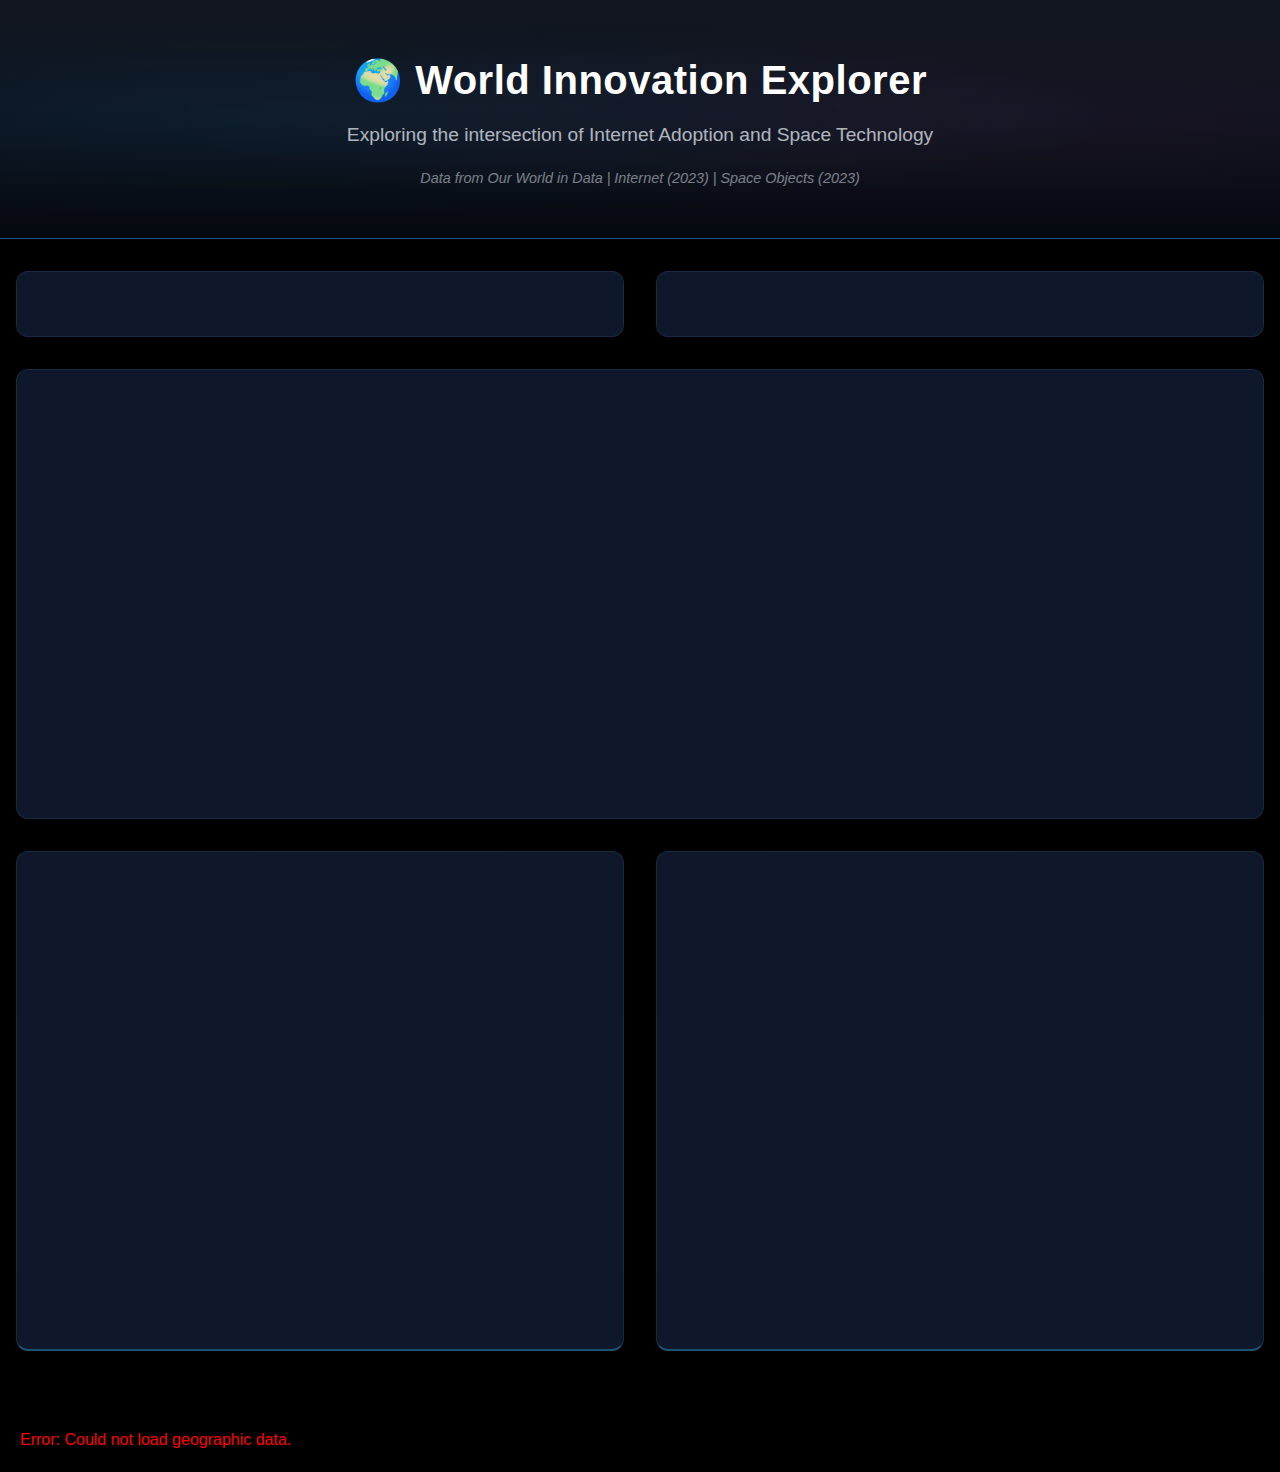
<file: index.html>
<!DOCTYPE html>
<html lang="en">
<head>
    <meta charset="UTF-8">
    <meta name="viewport" content="width=device-width, initial-scale=1.0">
    <title>World Innovation Explorer</title>
    <link rel="stylesheet" href="css/style.css">
    <script src="https://d3js.org/d3.v7.min.js"></script>
    <script src="https://d3js.org/topojson.v3.min.js"></script>
</head>
<body>
    <div class="header">
        <h1>🌍 World Innovation Explorer</h1>
        <p class="subtitle">Exploring the intersection of Internet Adoption and Space Technology</p>
        <p class="metadata">Data from Our World in Data | Internet (2023) | Space Objects (2023)</p>
    </div>

    <div class="container">
        <!-- Top Row: Distributions -->
        <div class="row">
            <div class="chart-container" id="internet-dist"></div>
            <div class="chart-container" id="space-dist"></div>
        </div>

        <!-- Middle Row: Scatter Plot -->
        <div class="row">
            <div class="chart-container wide" id="scatter-plot"></div>
        </div>

        <!-- Bottom Row: Choropleth Maps -->
        <div class="row">
            <div class="chart-container map-container" id="internet-map"></div>
            <div class="chart-container map-container" id="space-map"></div>
        </div>

        <!-- Tooltip -->
        <div class="tooltip" id="tooltip"></div>
    </div>

    <script src="js/data.js"></script>
    <script src="js/utils.js"></script>
    <script src="js/visualizations.js"></script>
    <script src="js/main.js"></script>
</body>
</html>
</file>
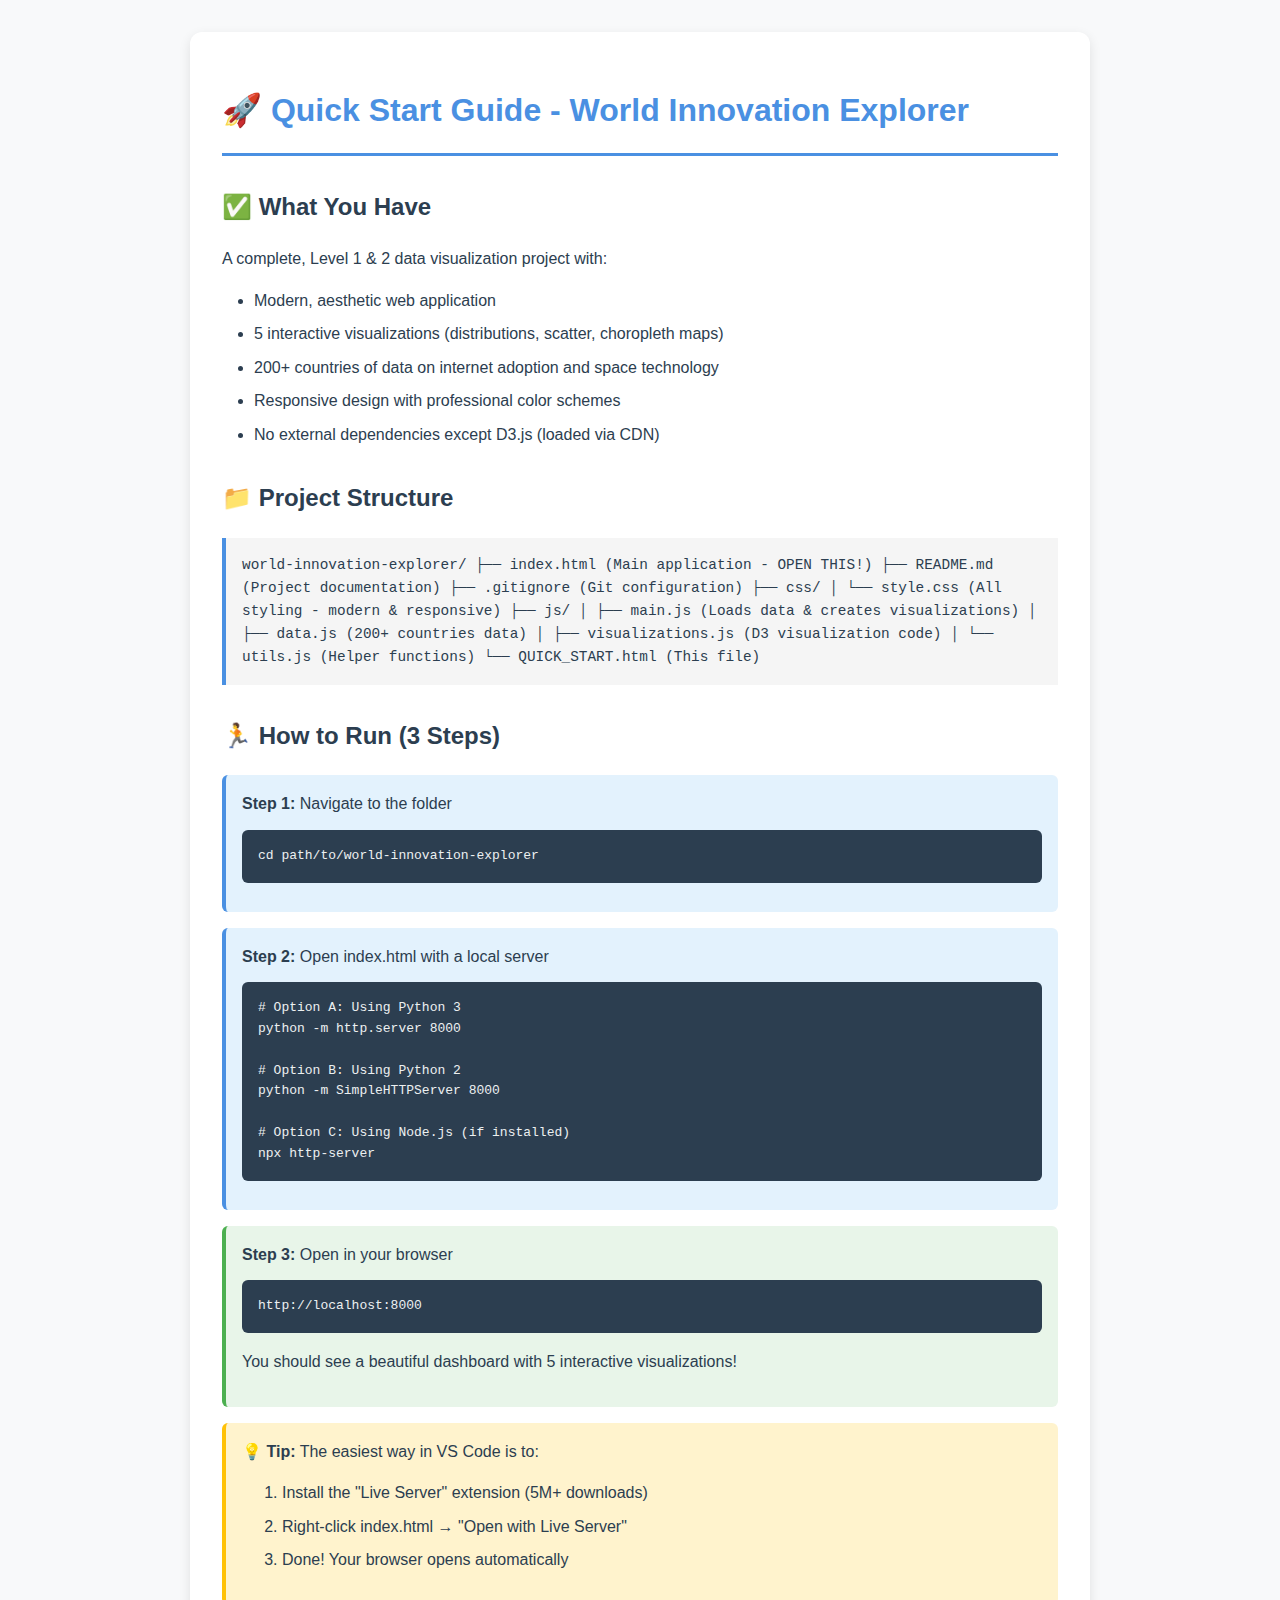
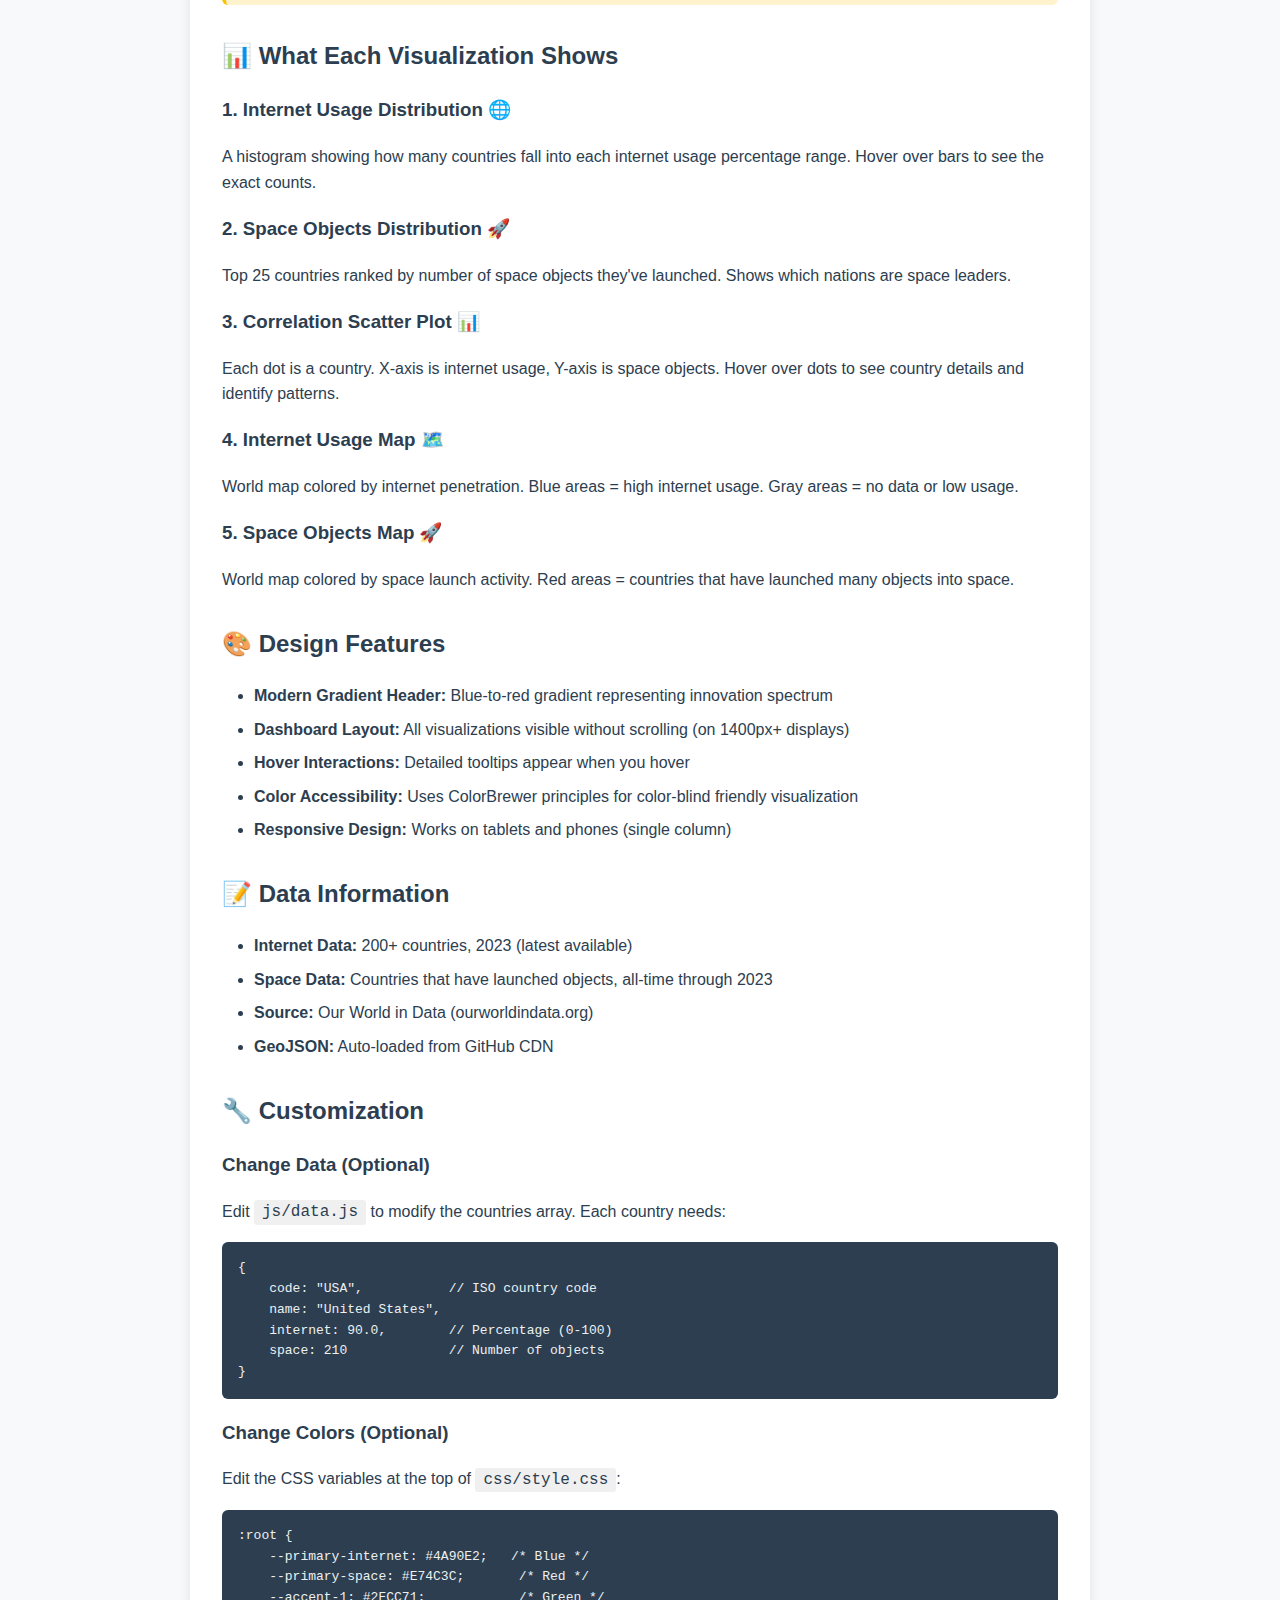
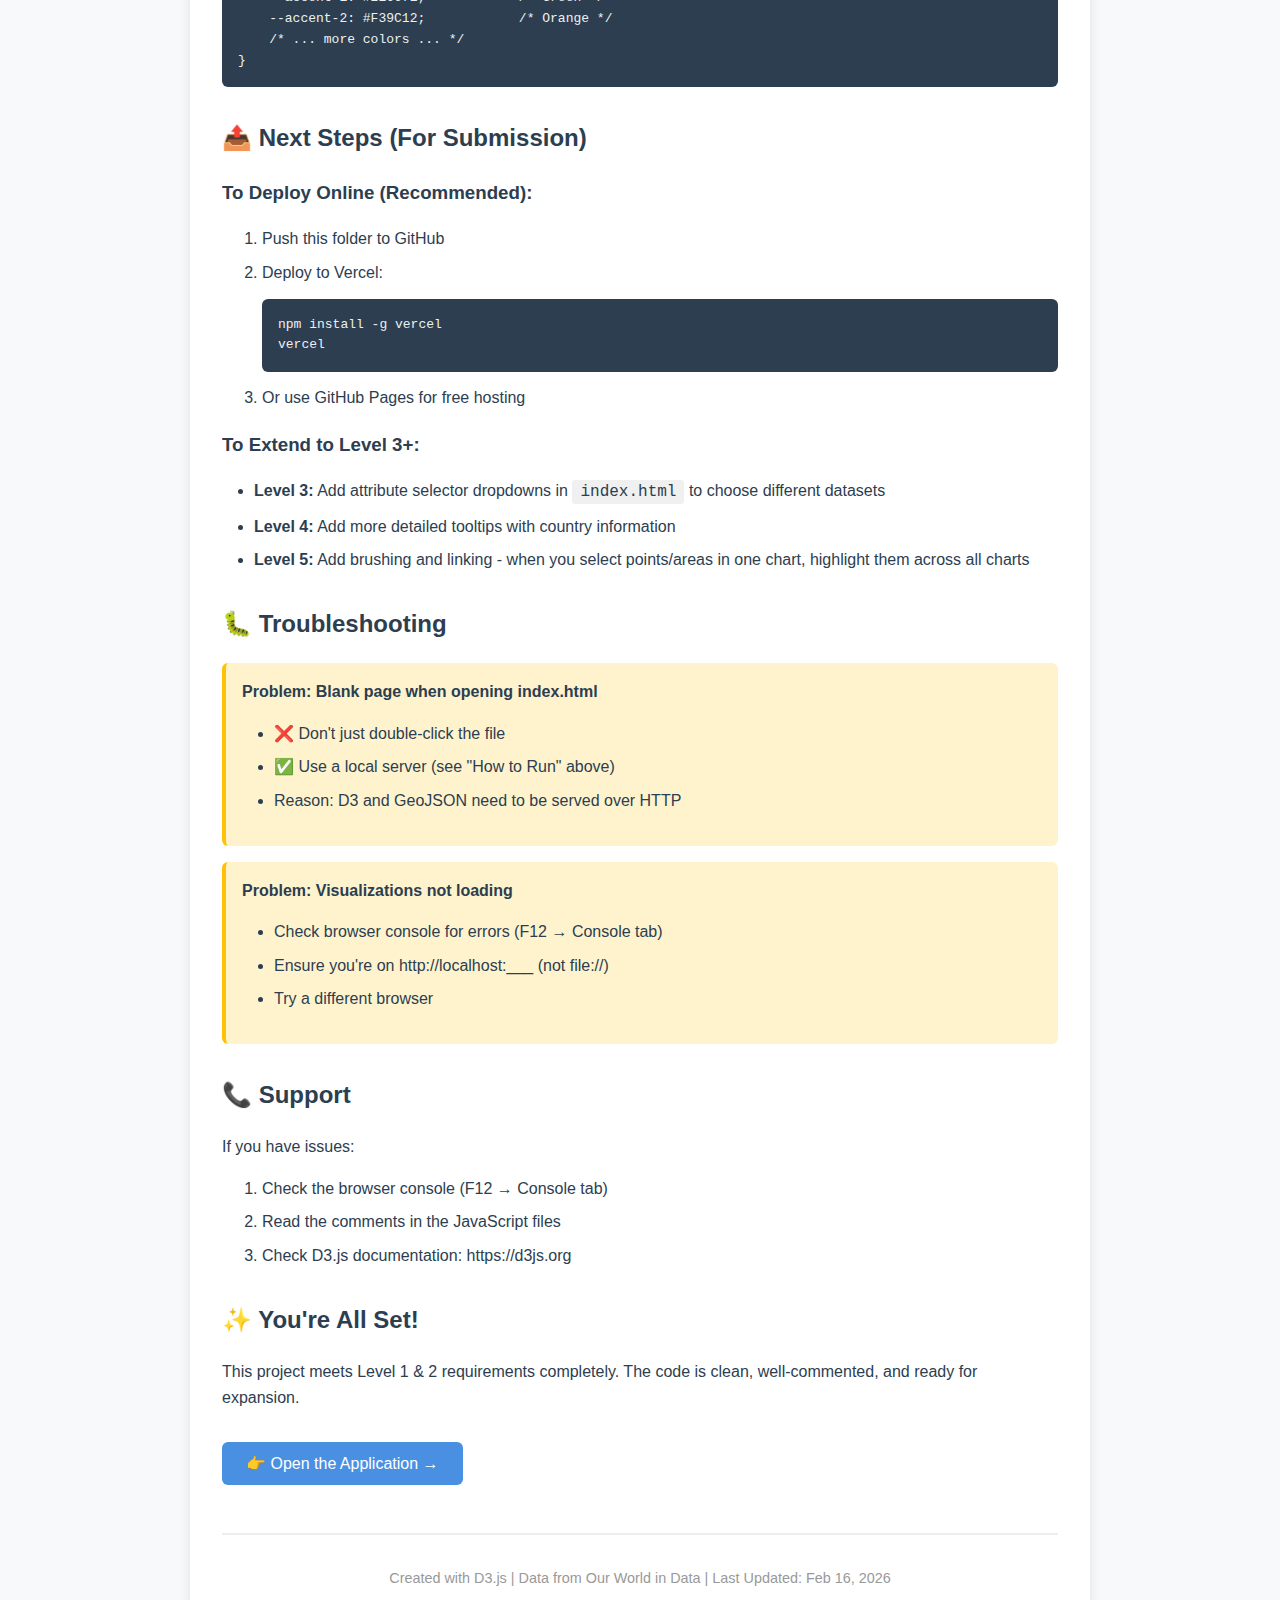
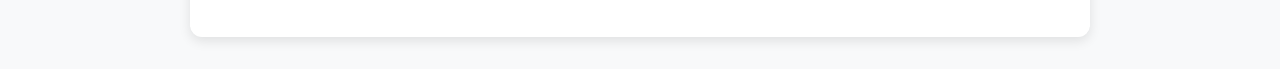
<file: QUICK_START.html>
<!DOCTYPE html>
<html lang="en">
<head>
    <meta charset="UTF-8">
    <meta name="viewport" content="width=device-width, initial-scale=1.0">
    <title>Quick Start Guide - World Innovation Explorer</title>
    <style>
        body {
            font-family: 'Segoe UI', Tahoma, Geneva, Verdana, sans-serif;
            max-width: 900px;
            margin: 0 auto;
            padding: 2rem;
            background: #f8f9fa;
            color: #2c3e50;
            line-height: 1.6;
        }
        .container {
            background: white;
            padding: 2rem;
            border-radius: 12px;
            box-shadow: 0 4px 12px rgba(0, 0, 0, 0.1);
        }
        h1 {
            color: #4A90E2;
            border-bottom: 3px solid #4A90E2;
            padding-bottom: 1rem;
        }
        h2 {
            color: #2c3e50;
            margin-top: 2rem;
        }
        code {
            background: #f0f0f0;
            padding: 0.2rem 0.5rem;
            border-radius: 3px;
            font-family: 'Courier New', monospace;
        }
        pre {
            background: #2c3e50;
            color: #ecf0f1;
            padding: 1rem;
            border-radius: 6px;
            overflow-x: auto;
        }
        .file-tree {
            background: #f5f5f5;
            padding: 1rem;
            border-left: 4px solid #4A90E2;
            margin: 1rem 0;
            font-family: monospace;
            font-size: 0.9rem;
        }
        .step {
            background: #e3f2fd;
            padding: 1rem;
            border-radius: 6px;
            margin: 1rem 0;
            border-left: 4px solid #4A90E2;
        }
        .success {
            background: #e8f5e9;
            border-left-color: #4caf50;
        }
        button {
            background: #4A90E2;
            color: white;
            padding: 0.75rem 1.5rem;
            border: none;
            border-radius: 6px;
            cursor: pointer;
            font-size: 1rem;
            margin: 1rem 0;
        }
        button:hover {
            background: #2E6BC9;
        }
        .note {
            background: #fff3cd;
            border-left-color: #ffc107;
            padding: 1rem;
            border-radius: 6px;
            border-left: 4px solid #ffc107;
            margin: 1rem 0;
        }
        ul {
            margin: 1rem 0;
            padding-left: 2rem;
        }
        li {
            margin: 0.5rem 0;
        }
    </style>
</head>
<body>
    <div class="container">
        <h1>🚀 Quick Start Guide - World Innovation Explorer</h1>

        <h2>✅ What You Have</h2>
        <p>A complete, Level 1 & 2 data visualization project with:</p>
        <ul>
            <li>Modern, aesthetic web application</li>
            <li>5 interactive visualizations (distributions, scatter, choropleth maps)</li>
            <li>200+ countries of data on internet adoption and space technology</li>
            <li>Responsive design with professional color schemes</li>
            <li>No external dependencies except D3.js (loaded via CDN)</li>
        </ul>

        <h2>📁 Project Structure</h2>
        <div class="file-tree">
world-innovation-explorer/
├── index.html                 (Main application - OPEN THIS!)
├── README.md                  (Project documentation)
├── .gitignore                 (Git configuration)
├── css/
│   └── style.css             (All styling - modern & responsive)
├── js/
│   ├── main.js               (Loads data & creates visualizations)
│   ├── data.js               (200+ countries data)
│   ├── visualizations.js     (D3 visualization code)
│   └── utils.js              (Helper functions)
└── QUICK_START.html          (This file)
        </div>

        <h2>🏃 How to Run (3 Steps)</h2>

        <div class="step">
            <strong>Step 1:</strong> Navigate to the folder
            <pre>cd path/to/world-innovation-explorer</pre>
        </div>

        <div class="step">
            <strong>Step 2:</strong> Open index.html with a local server
            <pre># Option A: Using Python 3
python -m http.server 8000

# Option B: Using Python 2
python -m SimpleHTTPServer 8000

# Option C: Using Node.js (if installed)
npx http-server</pre>
        </div>

        <div class="step success">
            <strong>Step 3:</strong> Open in your browser
            <pre>http://localhost:8000</pre>
            <p>You should see a beautiful dashboard with 5 interactive visualizations!</p>
        </div>

        <div class="note">
            <strong>💡 Tip:</strong> The easiest way in VS Code is to:
            <ol>
                <li>Install the "Live Server" extension (5M+ downloads)</li>
                <li>Right-click index.html → "Open with Live Server"</li>
                <li>Done! Your browser opens automatically</li>
            </ol>
        </div>

        <h2>📊 What Each Visualization Shows</h2>

        <h3>1. Internet Usage Distribution 🌐</h3>
        <p>A histogram showing how many countries fall into each internet usage percentage range. Hover over bars to see the exact counts.</p>

        <h3>2. Space Objects Distribution 🚀</h3>
        <p>Top 25 countries ranked by number of space objects they've launched. Shows which nations are space leaders.</p>

        <h3>3. Correlation Scatter Plot 📊</h3>
        <p>Each dot is a country. X-axis is internet usage, Y-axis is space objects. Hover over dots to see country details and identify patterns.</p>

        <h3>4. Internet Usage Map 🗺️</h3>
        <p>World map colored by internet penetration. Blue areas = high internet usage. Gray areas = no data or low usage.</p>

        <h3>5. Space Objects Map 🚀</h3>
        <p>World map colored by space launch activity. Red areas = countries that have launched many objects into space.</p>

        <h2>🎨 Design Features</h2>
        <ul>
            <li><strong>Modern Gradient Header:</strong> Blue-to-red gradient representing innovation spectrum</li>
            <li><strong>Dashboard Layout:</strong> All visualizations visible without scrolling (on 1400px+ displays)</li>
            <li><strong>Hover Interactions:</strong> Detailed tooltips appear when you hover</li>
            <li><strong>Color Accessibility:</strong> Uses ColorBrewer principles for color-blind friendly visualization</li>
            <li><strong>Responsive Design:</strong> Works on tablets and phones (single column)</li>
        </ul>

        <h2>📝 Data Information</h2>
        <ul>
            <li><strong>Internet Data:</strong> 200+ countries, 2023 (latest available)</li>
            <li><strong>Space Data:</strong> Countries that have launched objects, all-time through 2023</li>
            <li><strong>Source:</strong> Our World in Data (ourworldindata.org)</li>
            <li><strong>GeoJSON:</strong> Auto-loaded from GitHub CDN</li>
        </ul>

        <h2>🔧 Customization</h2>

        <h3>Change Data (Optional)</h3>
        <p>Edit <code>js/data.js</code> to modify the countries array. Each country needs:</p>
        <pre>{
    code: "USA",           // ISO country code
    name: "United States",
    internet: 90.0,        // Percentage (0-100)
    space: 210             // Number of objects
}</pre>

        <h3>Change Colors (Optional)</h3>
        <p>Edit the CSS variables at the top of <code>css/style.css</code>:</p>
        <pre>:root {
    --primary-internet: #4A90E2;   /* Blue */
    --primary-space: #E74C3C;       /* Red */
    --accent-1: #2ECC71;            /* Green */
    --accent-2: #F39C12;            /* Orange */
    /* ... more colors ... */
}</pre>

        <h2>📤 Next Steps (For Submission)</h2>

        <h3>To Deploy Online (Recommended):</h3>
        <ol>
            <li>Push this folder to GitHub</li>
            <li>Deploy to Vercel:
                <pre>npm install -g vercel
vercel</pre>
            </li>
            <li>Or use GitHub Pages for free hosting</li>
        </ol>

        <h3>To Extend to Level 3+:</h3>
        <ul>
            <li><strong>Level 3:</strong> Add attribute selector dropdowns in <code>index.html</code> to choose different datasets</li>
            <li><strong>Level 4:</strong> Add more detailed tooltips with country information</li>
            <li><strong>Level 5:</strong> Add brushing and linking - when you select points/areas in one chart, highlight them across all charts</li>
        </ul>

        <h2>🐛 Troubleshooting</h2>

        <div class="note">
            <strong>Problem: Blank page when opening index.html</strong>
            <ul>
                <li>❌ Don't just double-click the file</li>
                <li>✅ Use a local server (see "How to Run" above)</li>
                <li>Reason: D3 and GeoJSON need to be served over HTTP</li>
            </ul>
        </div>

        <div class="note">
            <strong>Problem: Visualizations not loading</strong>
            <ul>
                <li>Check browser console for errors (F12 → Console tab)</li>
                <li>Ensure you're on http://localhost:___ (not file://)</li>
                <li>Try a different browser</li>
            </ul>
        </div>

        <h2>📞 Support</h2>
        <p>If you have issues:</p>
        <ol>
            <li>Check the browser console (F12 → Console tab)</li>
            <li>Read the comments in the JavaScript files</li>
            <li>Check D3.js documentation: https://d3js.org</li>
        </ol>

        <h2>✨ You're All Set!</h2>
        <p>This project meets Level 1 & 2 requirements completely. The code is clean, well-commented, and ready for expansion.</p>
        
        <button onclick="location.href='index.html'">👉 Open the Application →</button>

        <hr style="margin: 2rem 0; border: none; border-top: 2px solid #eee;">
        <p style="text-align: center; color: #999; font-size: 0.9rem;">
            Created with D3.js | Data from Our World in Data | Last Updated: Feb 16, 2026
        </p>
    </div>
</body>
</html>
</file>
<file: css/style.css>
/* ============================================
   DARK COSMOS THEME 
   Primary Accent: #38BDF8 (sky blue)
   Space Accent:   #F472B6 (rose pink)
   Success:        #34D399 (emerald)
   Warning:        #FBBF24 (amber)
   Background:     #000000 → #0A0F1A
   ============================================ */

:root {
    --primary-internet: #38BDF8;
    --primary-space: #F472B6;
    --accent-1: #34D399;
    --accent-2: #FBBF24;

    /* Dark surface layers */
    --neutral-dark: #E2E8F0;
    --neutral-light: #1E293B;
    --neutral-bg: #000000;

    /* Surface levels */
    --surface-1: #0A0F1A;
    --surface-2: #0F172A;
    --surface-3: #1E293B;
    --surface-4: #334155;

    /* Borders */
    --border-subtle: rgba(56, 189, 248, 0.12);
    --border-accent: rgba(56, 189, 248, 0.35);

    /* Glows */
    --glow-internet: 0 0 20px rgba(56, 189, 248, 0.25);
    --glow-space: 0 0 20px rgba(244, 114, 182, 0.25);

    --shadow: 0 4px 24px rgba(0, 0, 0, 0.6);
}

* {
    margin: 0;
    padding: 0;
    box-sizing: border-box;
}

body {
    font-family: 'Segoe UI', Tahoma, Geneva, Verdana, sans-serif;
    background-color: var(--neutral-bg);
    color: var(--neutral-dark);
    line-height: 1.6;
}

/* Header */
.header {
    background: var(--surface-1);
    background-image:
        radial-gradient(ellipse at 20% 50%, rgba(56, 189, 248, 0.08) 0%, transparent 60%),
        radial-gradient(ellipse at 80% 50%, rgba(244, 114, 182, 0.06) 0%, transparent 60%),
        linear-gradient(180deg, rgba(255,255,255,0.03) 0%, transparent 50%, rgba(0,0,0,0.4) 100%);
    color: white;
    padding: 3rem 2rem;
    text-align: center;
    box-shadow: 0 4px 40px rgba(0, 0, 0, 0.8);
    border-bottom: 1px solid var(--border-accent);
}

.header h1 {
    font-size: 2.5rem;
    margin-bottom: 0.5rem;
    font-weight: 700;
    letter-spacing: 0.5px;
    color: #ffffff;
}

.header .subtitle {
    font-size: 1.2rem;
    opacity: 0.75;
    margin-bottom: 1rem;
    font-weight: 300;
    color: var(--neutral-dark);
}

.header .metadata {
    font-size: 0.9rem;
    opacity: 0.5;
    font-style: italic;
    color: var(--neutral-dark);
}

/* Container & Layout*/
.container {
    max-width: 1600px;
    margin: 2rem auto;
    padding: 0 1rem;
}

/* Section Titles*/
.section-title {
    font-size: 1.3rem;
    font-weight: 600;
    color: var(--neutral-dark);
    margin: 2rem 0 1.5rem 0;
    padding-bottom: 0.75rem;
    border-bottom: 2px solid var(--border-accent);
    letter-spacing: 0.5px;
}

.row.full-width {
    display: block;
}

/*Controls Panel*/
.controls-panel {
    background: var(--surface-2);
    border: 1px solid var(--border-subtle);
    border-radius: 12px;
    padding: 1.5rem;
    margin-bottom: 2rem;
    box-shadow: var(--shadow);
    display: flex;
    justify-content: space-between;
    align-items: center;
    gap: 2rem;
    flex-wrap: wrap;
}

.control-group {
    flex: 1;
    min-width: 300px;
}

.control-group label {
    display: block;
    font-weight: 600;
    margin-bottom: 0.75rem;
    color: var(--neutral-dark);
    font-size: 0.95rem;
}

.button-group {
    display: flex;
    gap: 0.5rem;
    flex-wrap: wrap;
}

.control-btn {
    padding: 0.6rem 1rem;
    border: 1px solid var(--surface-4);
    background: var(--surface-3);
    border-radius: 6px;
    cursor: pointer;
    font-size: 0.85rem;
    font-weight: 500;
    transition: all 0.3s ease;
    color: #94A3B8;
}

.control-btn:hover {
    border-color: var(--primary-internet);
    background: rgba(56, 189, 248, 0.1);
    color: var(--primary-internet);
    transform: translateY(-2px);
}

.control-btn.active {
    background: rgba(56, 189, 248, 0.15);
    color: var(--primary-internet);
    border-color: var(--primary-internet);
    box-shadow: var(--glow-internet);
}

/* Stats Panel*/
.stats-panel {
    display: flex;
    gap: 1rem;
    background: linear-gradient(135deg, rgba(56, 189, 248, 0.06) 0%, rgba(244, 114, 182, 0.06) 100%);
    border: 1px solid var(--border-subtle);
    padding: 1rem 1.5rem;
    border-radius: 8px;
    flex-wrap: wrap;
}

.stat-item {
    display: flex;
    flex-direction: column;
    min-width: 120px;
}

.stat-label {
    font-size: 0.75rem;
    font-weight: 600;
    color: #64748B;
    text-transform: uppercase;
    letter-spacing: 0.5px;
}

.stat-value {
    font-size: 1.3rem;
    font-weight: 700;
    color: var(--primary-internet);
}

/*Chart Container */
.row {
    display: grid;
    grid-template-columns: 1fr 1fr;
    gap: 2rem;
    margin-bottom: 2rem;
}

.chart-container {
    background: var(--surface-2);
    border: 1px solid var(--border-subtle);
    border-radius: 12px;
    padding: 2rem;
    box-shadow: var(--shadow);
    transition: transform 0.3s ease, box-shadow 0.3s ease, border-color 0.3s ease;
}

.chart-container:hover {
    transform: translateY(-2px);
    box-shadow: 0 8px 40px rgba(0, 0, 0, 0.7), var(--glow-internet);
    border-color: var(--border-accent);
}

.chart-container svg {
    width: 100%;
    height: auto;
    min-height: 400px;
}

.chart-container.wide {
    grid-column: 1 / -1;
    min-height: 450px;
}

.chart-container.map-container {
    min-height: 500px;
    width: 100%;
    font-weight: 600;
    margin-bottom: 1.5rem;
    color: var(--neutral-dark);
    border-bottom: 2px solid var(--border-accent);
    padding-bottom: 0.5rem;
}

.chart-title {
    font-size: 1.1rem;
    font-weight: 600;
    margin-bottom: 1rem;
    color: var(--neutral-dark);
    border-bottom: 1px solid var(--border-accent);
    padding-bottom: 0.5rem;
}

/*SVG & D3*/
svg {
    font-family: 'Segoe UI', sans-serif;
}

.axis {
    font-size: 0.9rem;
}

.axis path,
.axis line {
    stroke: var(--surface-4);
    stroke-width: 1px;
}

.axis text {
    fill: #64748B;
    font-size: 0.85rem;
}

.grid-line {
    stroke: var(--surface-3);
    stroke-dasharray: 4;
    opacity: 0.6;
}

/*Bar Chart*/
.bar {
    fill: var(--primary-internet);
    transition: fill 0.2s ease, opacity 0.2s ease, filter 0.2s ease;
    cursor: pointer;
}

.bar:hover {
    fill: #7DD3FC;
    opacity: 0.9;
    filter: drop-shadow(0 4px 12px rgba(56, 189, 248, 0.4));
}

.bar.space {
    fill: var(--primary-space);
}

.bar.space:hover {
    fill: #F9A8D4;
    filter: drop-shadow(0 4px 12px rgba(244, 114, 182, 0.4));
}

.bar.highlighted {
    filter: drop-shadow(0 6px 16px rgba(56, 189, 248, 0.6));
    stroke: var(--primary-internet);
    stroke-width: 2;
}

.bar.faded {
    opacity: 0.15;
}

/*Info Panel*/
.info-panel {
    position: fixed;
    right: 20px;
    top: 100px;
    background: var(--surface-2);
    border: 1px solid var(--border-accent);
    border-radius: 12px;
    padding: 1.5rem;
    box-shadow: 0 8px 40px rgba(0, 0, 0, 0.7), var(--glow-internet);
    z-index: 1000;
    min-width: 320px;
    max-width: 380px;
    max-height: 75vh;
    display: flex;
    flex-direction: column;
    animation: slideIn 0.3s ease;
    border-left: 3px solid var(--primary-internet);
}

@keyframes slideIn {
    from {
        transform: translateX(400px);
        opacity: 0;
    }
    to {
        transform: translateX(0);
        opacity: 1;
    }
}

.info-header {
    display: flex;
    justify-content: space-between;
    align-items: center;
    margin-bottom: 1rem;
    border-bottom: 1px solid var(--border-subtle);
    padding-bottom: 0.75rem;
    flex-shrink: 0;
}

.info-header h3 {
    margin: 0;
    font-size: 1.2rem;
    color: var(--neutral-dark);
}

.close-btn {
    background: none;
    border: none;
    font-size: 1.5rem;
    cursor: pointer;
    color: #475569;
    transition: color 0.2s ease;
    flex-shrink: 0;
}

.close-btn:hover {
    color: var(--primary-space);
}

.info-content {
    display: flex;
    flex-direction: column;
    gap: 0.5rem;
    overflow-y: auto;
    overflow-x: hidden;
    padding-right: 0.5rem;
}

.info-content::-webkit-scrollbar {
    width: 6px;
}

.info-content::-webkit-scrollbar-track {
    background: var(--surface-3);
    border-radius: 3px;
}

.info-content::-webkit-scrollbar-thumb {
    background: var(--surface-4);
    border-radius: 3px;
}

.info-content::-webkit-scrollbar-thumb:hover {
    background: var(--primary-internet);
}

.info-stat {
    display: flex;
    justify-content: space-between;
    align-items: center;
    padding: 0.75rem;
    background: var(--surface-3);
    border: 1px solid var(--border-subtle);
    border-radius: 6px;
}

.info-label {
    font-weight: 600;
    font-size: 0.9rem;
    color: #94A3B8;
}

.info-value {
    font-size: 1.1rem;
    font-weight: 700;
    color: var(--primary-internet);
}

/* Profile Sections*/
.profile-section {
    border: 1px solid var(--border-subtle);
    border-radius: 8px;
    padding: 1rem;
    background: rgba(56, 189, 248, 0.03);
    margin-bottom: 1rem;
}

.profile-section:last-child {
    margin-bottom: 0;
}

.section-header {
    margin: 0 0 0.75rem 0;
    font-size: 0.95rem;
    font-weight: 700;
    color: var(--neutral-dark);
    border-bottom: 1px solid var(--border-accent);
    padding-bottom: 0.5rem;
}

.profile-section .info-stat {
    background: var(--surface-3);
    border: 1px solid var(--border-subtle);
    margin-bottom: 0.5rem;
}

.profile-section .info-stat:last-child {
    margin-bottom: 0;
}

/*Scatter Plot */
.dot {
    fill: var(--primary-internet);
    stroke: var(--surface-2);
    stroke-width: 2px;
    opacity: 0.75;
    cursor: pointer;
    transition: opacity 0.2s ease, r 0.2s ease, filter 0.2s ease;
}

.dot:hover {
    opacity: 1;
    filter: drop-shadow(0 4px 12px rgba(56, 189, 248, 0.5));
}

.dot.highlighted {
    r: 9;
    filter: drop-shadow(0 6px 16px rgba(56, 189, 248, 0.7));
    stroke: var(--primary-internet);
    stroke-width: 3px;
}

.dot.faded {
    opacity: 0.08;
}

.dot-label {
    font-size: 0.75rem;
    text-anchor: middle;
    pointer-events: none;
    opacity: 0;
    fill: var(--neutral-dark);
    transition: opacity 0.2s ease;
}

.dot:hover ~ .dot-label {
    opacity: 1;
}

/* Map*/
.country {
    fill: var(--surface-3);
    stroke: var(--surface-1);
    stroke-width: 0.75px;
    opacity: 1;
    cursor: pointer;
    transition: opacity 0.2s ease, filter 0.2s ease;
}

.country:hover {
    opacity: 0.8;
    stroke-width: 1.5px;
    filter: drop-shadow(0 4px 10px rgba(0, 0, 0, 0.5));
}

.country.internet {
    fill: var(--primary-internet);
}

.country.space {
    fill: var(--primary-space);
}

.country.no-data {
    fill: var(--surface-3);
    opacity: 0.3;
}

.country.highlighted {
    paint-order: stroke;
    stroke: #FFFFFF;
    stroke-width: 2px;
    filter: drop-shadow(0 6px 14px rgba(56, 189, 248, 0.6));
}

.country.faded {
    opacity: 0.08;
}

/*Legend*/
.legend {
    margin-top: 1.5rem;
    padding-top: 1rem;
    border-top: 1px solid var(--border-subtle);
    display: flex;
    flex-wrap: wrap;
    gap: 2rem;
    font-size: 0.9rem;
    color: #94A3B8;
}

.legend-item {
    display: flex;
    align-items: center;
    gap: 0.5rem;
}

.legend-color {
    width: 20px;
    height: 20px;
    border-radius: 3px;
    border: 1px solid rgba(255,255,255,0.1);
}

/*Tooltip */
.tooltip {
    position: fixed;
    background: var(--surface-2);
    border: 1px solid var(--border-accent);
    color: var(--neutral-dark);
    padding: 0.75rem 1rem;
    border-radius: 8px;
    font-size: 0.9rem;
    pointer-events: none;
    z-index: 999;
    opacity: 0;
    transition: opacity 0.2s ease;
    box-shadow: 0 8px 24px rgba(0,0,0,0.6), var(--glow-internet);
}

.tooltip.active {
    opacity: 1;
}

.tooltip-title {
    font-weight: 700;
    margin-bottom: 0.25rem;
    color: var(--primary-internet);
}

.tooltip-line {
    font-size: 0.85rem;
    color: #94A3B8;
}

/*Timeline Controls*/
.timeline-controls {
    display: flex;
    align-items: center;
    gap: 1rem;
    padding: 1rem;
    background: rgba(56, 189, 248, 0.05);
    border: 1px solid var(--border-accent);
    border-radius: 6px;
    margin-bottom: 1.5rem;
}

.timeline-btn {
    background: rgba(56, 189, 248, 0.15);
    color: var(--primary-internet);
    border: 1px solid var(--primary-internet);
    padding: 0.5rem 1rem;
    border-radius: 4px;
    cursor: pointer;
    font-weight: 600;
    transition: all 0.2s ease;
}

.timeline-btn:hover {
    background: var(--primary-internet);
    color: #000000;
}

.timeline-label {
    font-weight: 600;
    color: var(--neutral-dark);
    min-width: 120px;
}

.timeline-slider {
    flex: 1;
    height: 6px;
    border-radius: 3px;
    background: linear-gradient(to right, var(--surface-4), var(--primary-internet));
    outline: none;
    -webkit-appearance: none;
    appearance: none;
    cursor: pointer;
}

.timeline-slider::-webkit-slider-thumb {
    -webkit-appearance: none;
    appearance: none;
    width: 18px;
    height: 18px;
    border-radius: 50%;
    background: var(--primary-internet);
    cursor: pointer;
    border: 2px solid var(--surface-2);
    box-shadow: 0 2px 8px rgba(56, 189, 248, 0.4);
}

.timeline-slider::-moz-range-thumb {
    width: 18px;
    height: 18px;
    border-radius: 50%;
    background: var(--primary-internet);
    cursor: pointer;
    border: 2px solid var(--surface-2);
    box-shadow: 0 2px 8px rgba(56, 189, 248, 0.4);
}

/*Comparison Controls*/
.comparison-controls {
    display: flex;
    gap: 1rem;
    margin-bottom: 1.5rem;
    flex-wrap: wrap;
}

.search-input {
    flex: 1;
    min-width: 250px;
    padding: 0.75rem;
    border: 1px solid var(--surface-4);
    background: var(--surface-3);
    color: var(--neutral-dark);
    border-radius: 6px;
    font-size: 1rem;
    transition: border-color 0.2s ease, box-shadow 0.2s ease;
}

.search-input::placeholder {
    color: #475569;
}

.search-input:focus {
    outline: none;
    border-color: var(--primary-internet);
    box-shadow: 0 0 0 3px rgba(56, 189, 248, 0.12);
}

.country-selector {
    position: relative;
    display: inline-block;
    width: 100%;
}

.country-list {
    position: absolute;
    top: 100%;
    left: 0;
    right: 0;
    background: var(--surface-2);
    border: 1px solid var(--border-accent);
    border-top: none;
    border-radius: 0 0 6px 6px;
    max-height: 300px;
    overflow-y: auto;
    z-index: 100;
    box-shadow: 0 8px 24px rgba(0,0,0,0.6);
}

.country-item {
    padding: 0.75rem 1rem;
    border-bottom: 1px solid var(--border-subtle);
    display: flex;
    align-items: center;
    gap: 0.75rem;
    cursor: pointer;
    transition: background-color 0.2s ease;
    color: #94A3B8;
}

.country-item:hover {
    background-color: rgba(56, 189, 248, 0.08);
    color: var(--neutral-dark);
}

.country-item input[type="checkbox"] {
    cursor: pointer;
    accent-color: var(--primary-internet);
}

.country-item label {
    cursor: pointer;
    flex: 1;
}

/* Comparison Panel*/
.comparison-panel {
    background: var(--surface-2);
    border: 1px solid var(--border-subtle);
    border-radius: 6px;
    padding: 1.5rem;
    margin-bottom: 1.5rem;
}

.comparison-cards {
    display: grid;
    grid-template-columns: repeat(auto-fit, minmax(250px, 1fr));
    gap: 1rem;
    margin-bottom: 2rem;
}

.comparison-card {
    background: var(--surface-3);
    border: 1px solid var(--border-subtle);
    border-radius: 6px;
    padding: 1rem;
    box-shadow: 0 2px 12px rgba(0,0,0,0.4);
    transition: all 0.2s ease;
}

.comparison-card:hover {
    border-color: var(--primary-internet);
    box-shadow: 0 4px 20px rgba(0,0,0,0.5), var(--glow-internet);
}

.comp-header {
    display: flex;
    justify-content: space-between;
    align-items: center;
    margin-bottom: 1rem;
    border-bottom: 1px solid var(--border-accent);
    padding-bottom: 0.5rem;
}

.comp-header h4 {
    margin: 0;
    color: var(--neutral-dark);
    font-size: 1.1rem;
}

.comp-close {
    background: none;
    border: none;
    font-size: 1.5rem;
    cursor: pointer;
    color: #475569;
    transition: color 0.2s ease;
}

.comp-close:hover {
    color: var(--primary-space);
}

.comp-stat {
    display: flex;
    justify-content: space-between;
    align-items: center;
    padding: 0.5rem 0;
    border-bottom: 1px solid var(--border-subtle);
}

.comp-label {
    font-weight: 600;
    color: #64748B;
}

.comp-value {
    font-size: 1.1rem;
    font-weight: 700;
    color: var(--primary-internet);
}

.comp-rank {
    background: rgba(56, 189, 248, 0.1);
    color: var(--primary-internet);
    padding: 0.25rem 0.5rem;
    border-radius: 4px;
    font-size: 0.85rem;
    min-width: 50px;
    text-align: right;
}

.comp-diff {
    font-weight: 700;
    font-size: 1rem;
}

/* Responsive*/
@media (max-width: 1200px) {
    .row {
        grid-template-columns: 1fr;
        gap: 1.5rem;
    }

    .chart-container.map-container {
        min-height: 50rem;
    }
}

@media (max-width: 768px) {
    .header h1 {
        font-size: 1.8rem;
    }

    .header .subtitle {
        font-size: 1rem;
    }

    .controls-panel {
        flex-direction: column;
        align-items: flex-start;
        gap: 1rem;
    }

    .stats-panel {
        gap: 0.5rem;
        padding: 0.75rem 1rem;
    }

    .stat-item {
        min-width: 100px;
    }

    .container {
        padding: 0 0.5rem;
    }

    .chart-container {
        padding: 1rem;
    }

    .info-panel {
        position: static;
        min-width: auto;
        max-width: none;
        max-height: none;
        margin-top: 2rem;
        border-left: none;
        border-top: 3px solid var(--primary-internet);
    }

    .chart-container.map-container {
        min-height: 40rem;
    }
}

@media (max-width: 480px) {
    .row {
        grid-template-columns: 1fr;
    }

    .controls-panel {
        flex-direction: column;
    }

    .button-group {
        flex-direction: column;
        width: 100%;
    }

    .control-btn {
        width: 100%;
    }

    .info-panel {
        padding: 1rem;
    }

    .timeline-controls {
        flex-direction: column;
        gap: 0.5rem;
    }

    .timeline-slider {
        width: 100%;
    }

    .comparison-controls {
        flex-direction: column;
    }

    .search-input {
        min-width: 100%;
    }

    .comparison-cards {
        grid-template-columns: 1fr;
    }
   .tick text, svg text {
    fill: #ffffff;
   }
   .axis text {
    fill: #ffffff;
   }
}
</file>
